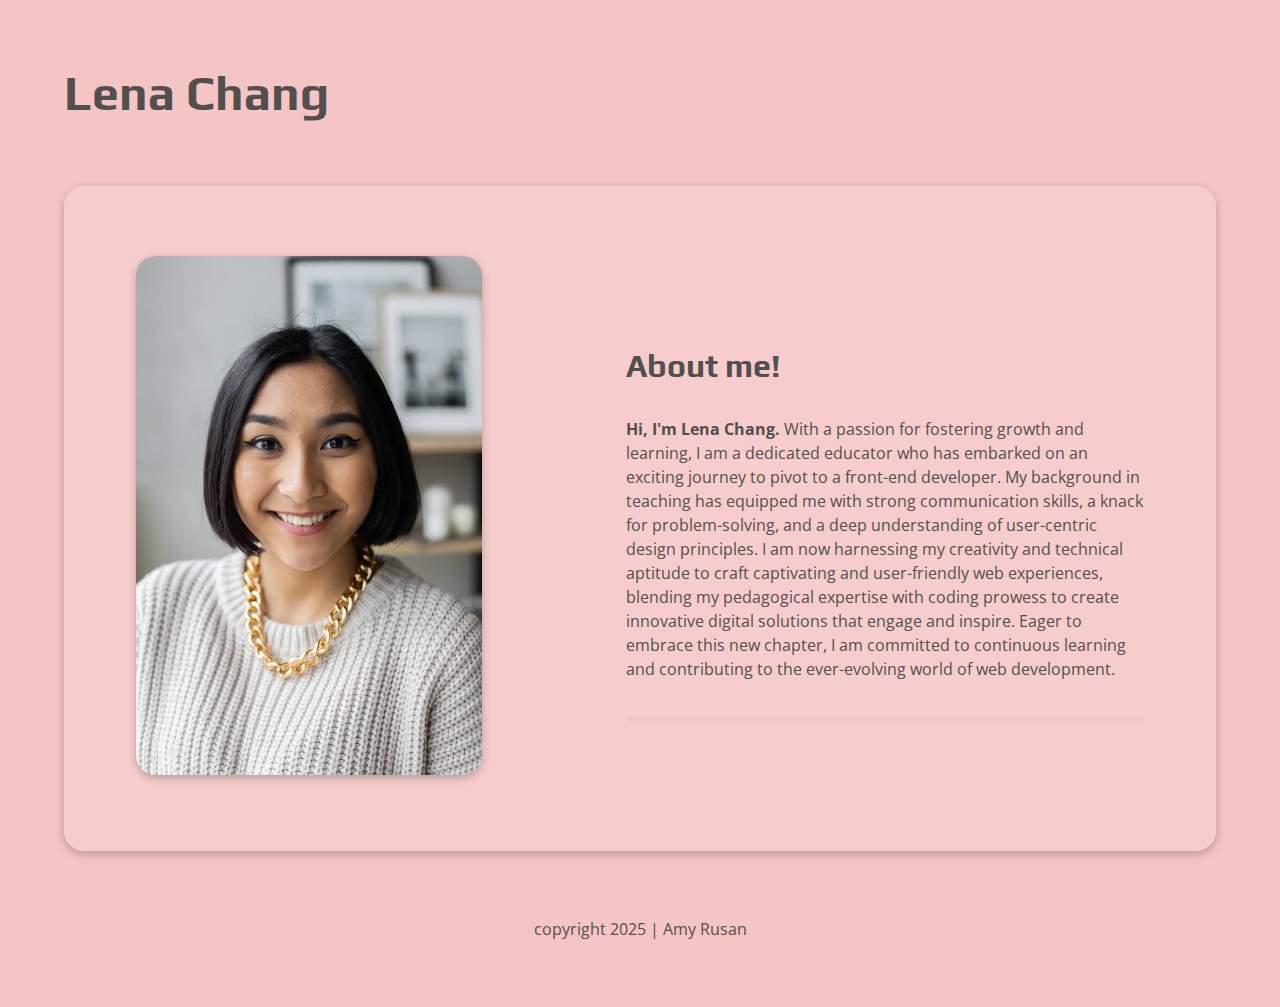
<file: 206-L06-S05/index.html>
<!DOCTYPE html>
<html lang="en">

<head>
  <meta charset="UTF-8">
  <meta name="viewport" content="width=device-width, initial-scale=1.0">
  <title>Mini-site</title>
  <link rel="stylesheet" href="css/normalize.css">
  <link rel="stylesheet" href="css/main.css">
  <link rel="preconnect" href="https://fonts.googleapis.com">
  <link rel="preconnect" href="https://fonts.gstatic.com" crossorigin>
  <link href="https://fonts.googleapis.com/css2?family=Open+Sans:wght@400;700&family=Play:wght@400;700&display=swap"
    rel="stylesheet">
</head>

<body>
  <header>
    <div class="content-wrapper">
      <h1>Lena Chang</h1>
    </div>
  </header>
  <main>
    <article>
      <div class="content-wrapper">
        <div class="profile-image-container">
          <img src="img/pexels-monstera-production-5876695.jpg" alt="Lena Chang" class="profile-image">
        </div>
        <div class="profile-description">
          <h2>About me!</h2>
          <p><strong>Hi, I'm Lena Chang.</strong> With a passion for fostering growth and learning, I am a dedicated
            educator who has embarked on an exciting
            journey to pivot to a front-end developer. My background in teaching has equipped me with strong
            communication
            skills, a knack for problem-solving, and a deep understanding of user-centric design principles. I am now
            harnessing my creativity and technical aptitude to craft captivating and user-friendly web experiences,
            blending my pedagogical expertise with coding prowess to create innovative digital solutions that engage and
            inspire. Eager to embrace this new chapter, I am committed to continuous learning and contributing to the
            ever-evolving world of web development.</p>
        </div>
      </div>
    </article>
  </main>
  <footer>
    <div class="content-wrapper">
      <p class="copyright">copyright 2025 | Amy Rusan</p>
    </div>
  </footer>

</body>

</html>
</file>
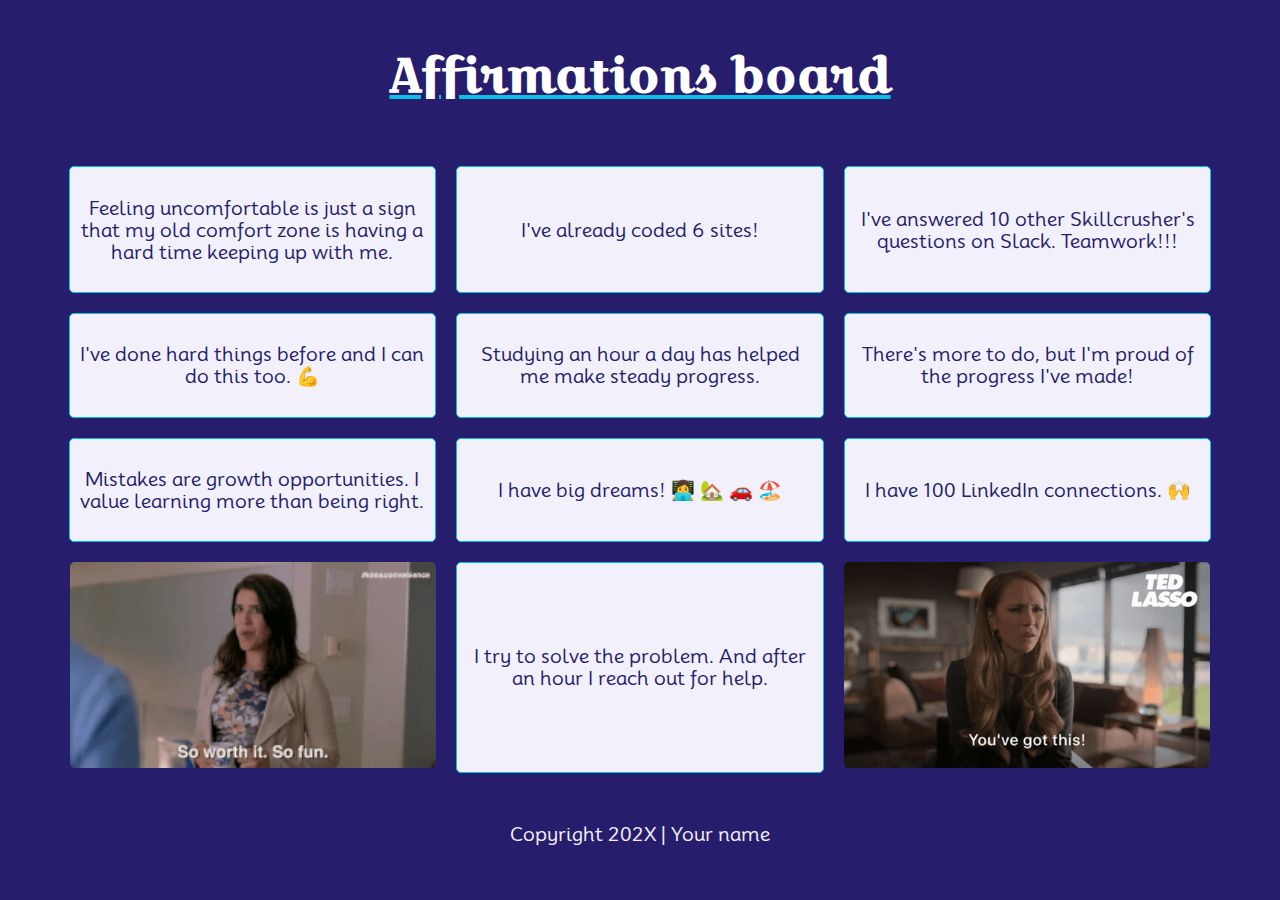
<file: 206-L07-S02/index.html>
<!DOCTYPE html>
<html lang="en">

<head>
  <meta charset="UTF-8">
  <meta name="viewport" content="width=device-width, initial-scale=1.0">
  <title>Affirmations board</title>
  <link rel="stylesheet" href="css/normalize.css">
  <link rel="stylesheet" href="css/main.css">
  <link rel="preconnect" href="https://fonts.googleapis.com">
  <link rel="preconnect" href="https://fonts.gstatic.com" crossorigin>
  <link href="https://fonts.googleapis.com/css2?family=Croissant+One&family=Mooli&display=swap" rel="stylesheet">
</head>

<body>
  <div class="center-wrapper">
    <header>
      <div class="content-wrapper">
        <h1 id="top">Affirmations board</h1>
      </div>
    </header>
    <main>
      <div class="content-wrapper">
        <div class="affirmation-block">
          <p class="affirmation">Feeling uncomfortable is just a sign that my old comfort zone is having a hard time
            keeping up with me.</p>
        </div>
        <div class="affirmation-block">
          <p>I've already coded 6 sites!</p>
        </div>
        <div class="affirmation-block">
          <p class="affirmation">I've answered 10 other Skillcrusher's questions on Slack. Teamwork!!!</p>
        </div>
        <div class="affirmation-block">
          <p class="affirmation">I've done hard things before and I can do this too. 💪</p>
        </div>
        <div class="affirmation-block">
          <p class="affirmation">Studying an hour a day has helped me make steady progress.</p>
        </div>
        <div class="affirmation-block">
          <p class="affirmation">There's more to do, but I'm proud of the progress I've made!</p>
        </div>
        <div class="affirmation-block">
          <p class="affirmation">Mistakes are growth opportunities. I value learning more than being right.</p>
        </div>
        <div class="affirmation-block">
          <p class="affirmation">I have big dreams! 👩‍💻 🏡 🚗 🏖️</p>
        </div>
        <div class="affirmation-block">
          <p class="affirmation">I have 100 LinkedIn connections. 🙌</p>
        </div>
        <div class="gif-block">
          <img src="img/so-fun.gif" alt="Shannon from Kim's Convenience saying 'So worth it. So fun.'">
        </div>
        <div class="affirmation-block">
          <p class="affirmation">I try to solve the problem. And after an hour I reach out for help.</p>
        </div>
        <div class="gif-block">
          <img src="img/youve-got-this-ted-lasso.gif" alt="Keely from Ted Lasso saying 'You've got this!'">
        </div>
      </div>
    </main>
    <footer>
      <div class="content-wrapper">
        <p class="copyright">Copyright 202X | Your name</p>
      </div>
    </footer>
  </div>
</body>

</html>
</file>
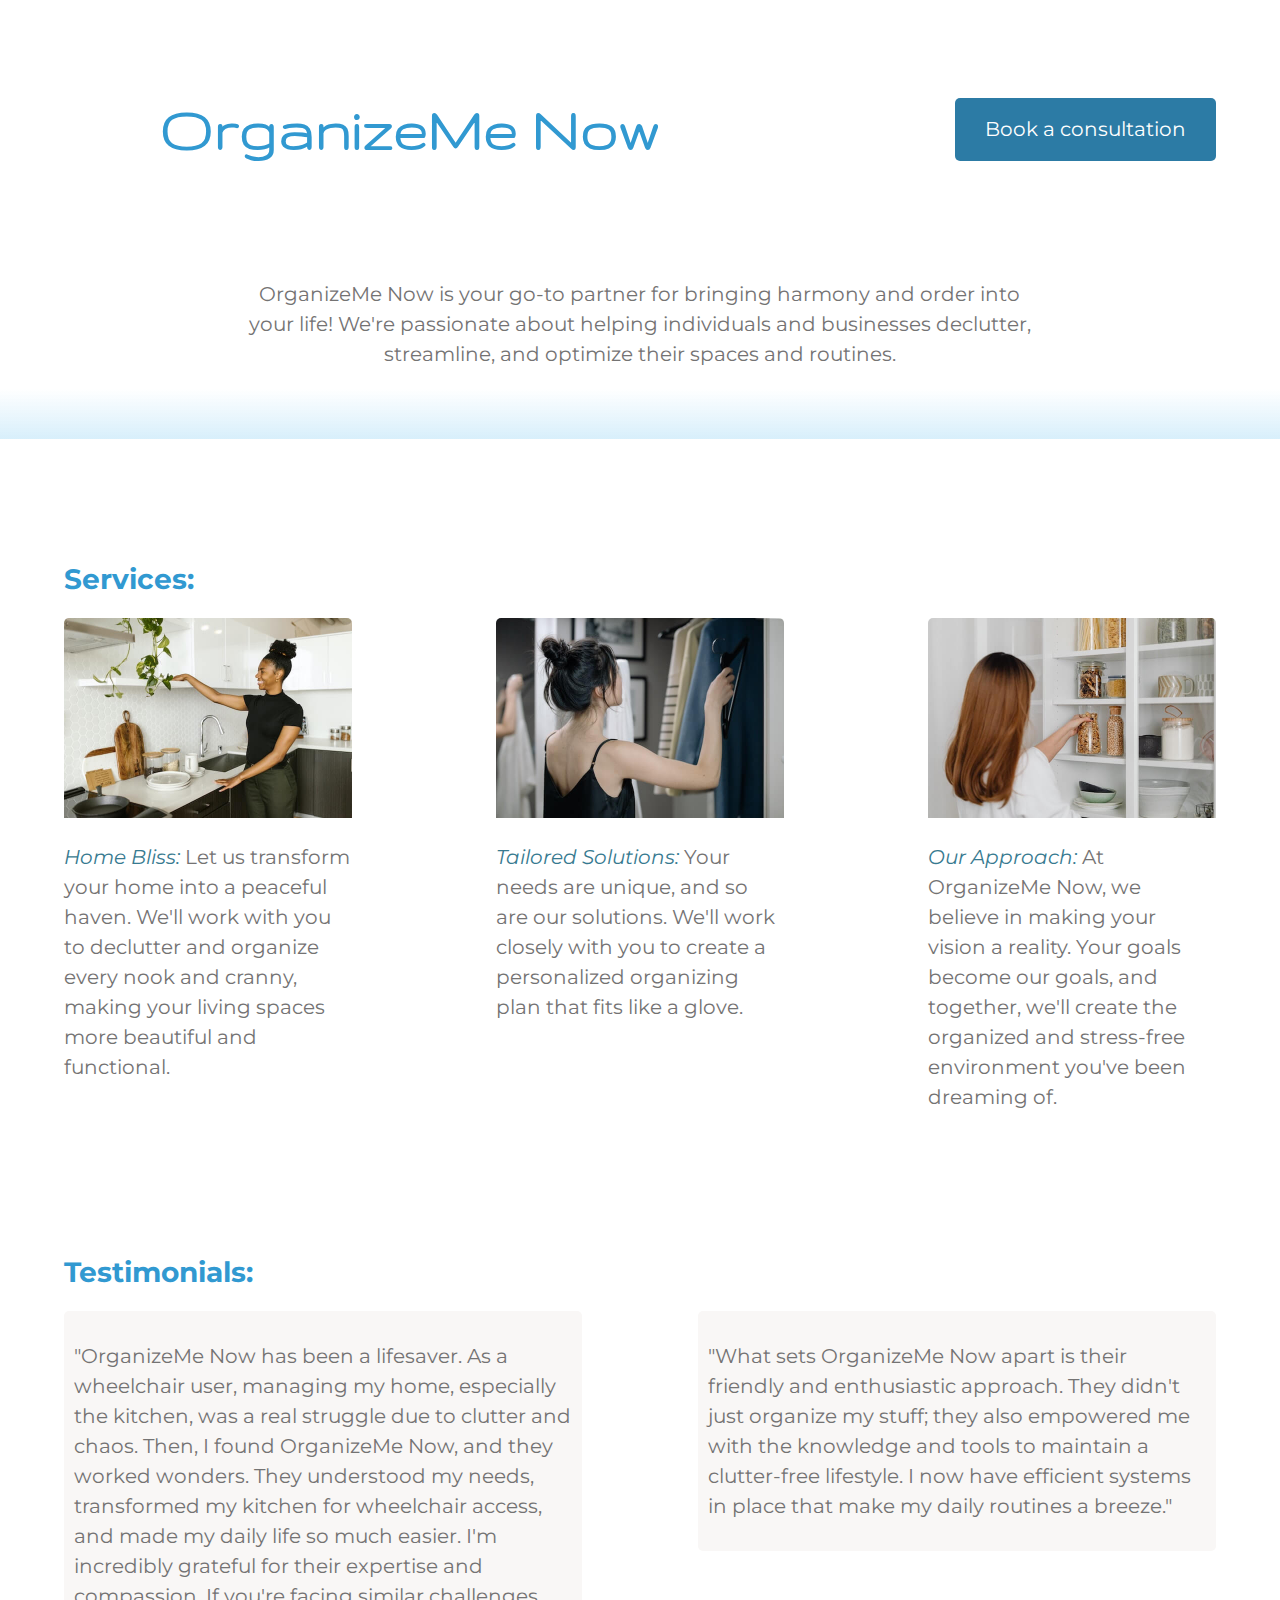
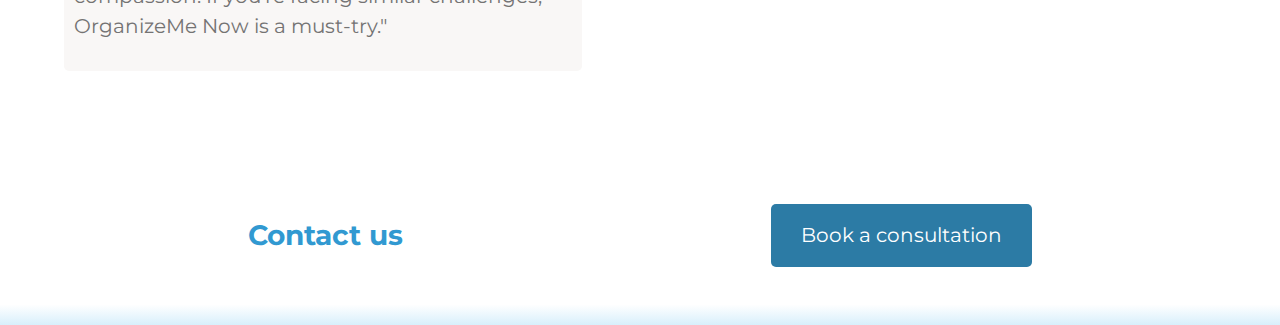
<file: 206-L07-S03/index.html>
<!DOCTYPE html>
<html lang="en">

<head>
  <meta charset="UTF-8">
  <meta name="viewport" content="width=device-width, initial-scale=1.0">
  <title>OrganizeMe Now</title>
  <link rel="stylesheet" href="css/normalize.css">
  <link rel="stylesheet" href="css/main.css">
  <link rel="preconnect" href="https://fonts.googleapis.com">
  <link rel="preconnect" href="https://fonts.gstatic.com" crossorigin>
  <link href="https://fonts.googleapis.com/css2?family=Gruppo&family=Montserrat:wght@400;700&display=swap"
    rel="stylesheet">
  <link rel="stylesheet" href="https://use.fontawesome.com/releases/v5.5.0/css/all.css"
    integrity="sha384-B4dIYHKNBt8Bc12p+WXckhzcICo0wtJAoU8YZTY5qE0Id1GSseTk6S+L3BlXeVIU" crossorigin="anonymous">
</head>

<body>
  <header class="gradient">
    <div class="content-wrapper">
      <div class="header-content-wrapper">
        <h1>OrganizeMe Now</h1>
        <a href="" class="booking-link">Book a consultation</a>
      </div>
      <section id="about">
        <div class="about-content-wrapper">
          <p class="about-info">OrganizeMe Now is your go-to partner for bringing harmony and order into your life!
            We're passionate
            about
            helping individuals and businesses declutter, streamline, and optimize their spaces and routines.</p>
        </div>
      </section>
    </div>
  </header>

  <main>
    <section>
      <div class="content-wrapper">
        <h2>Services:</h2>
        <div class="services-content-wrapper">
          <div class="services-description">
            <div class="services-image">
              <img src="img/pexels-rdne-stock-project-8580764.jpg" alt="Woman in white kitchen">
            </div>
            <p><span>Home Bliss: </span> Let us transform your home into a peaceful haven. We'll work with you to
              declutter and
              organize
              every nook and cranny, making your living spaces more beautiful and functional.</p>
          </div>
          <div class="services-description wrap-reverse">
            <div class="services-image">
              <img src="img/pexels-cottonbro-studio-6924346.jpg" alt="Woman organizing clothes in closet">
            </div>
            <p><span>Tailored Solutions: </span> Your needs are unique, and so are our solutions. We'll work closely
              with
              you to
              create
              a
              personalized organizing plan that fits like a glove.</p>
          </div>
          <div class="services-description">
            <div class="services-image">
              <img src="img/pexels-karolina-grabowska-6660254.jpg" alt="Woman placing objects on pantry shelf">
            </div>
            <p><span>Our Approach: </span>
              At OrganizeMe Now, we believe in making your vision a reality. Your goals become our goals, and together,
              we'll create the organized and stress-free environment you've been dreaming of.</p>
          </div>
        </div>
      </div>
    </section>
    <section>
      <div class="content-wrapper">
        <!-- Align the boxes with different sized content -->
        <h2>Testimonials:</h2>
        <div class="testimonial-content-wrapper">
          <div class="testimonial">
            <p>"OrganizeMe Now has been a lifesaver. As a wheelchair user, managing my home, especially the kitchen, was
              a
              real struggle due to clutter and chaos. Then, I found OrganizeMe Now, and they worked wonders. They
              understood my needs, transformed my kitchen for wheelchair access, and made my daily life so much easier.
              I'm incredibly grateful for their expertise and compassion. If you're facing similar challenges,
              OrganizeMe
              Now is a must-try."</p>
          </div>
          <div class="testimonial">
            <p>"What sets OrganizeMe Now apart is their friendly and enthusiastic approach. They didn't just organize my
              stuff; they also empowered me with the knowledge and tools to maintain a clutter-free lifestyle. I now
              have
              efficient systems in place that make my daily routines a breeze."</p>
          </div>
        </div>
      </div>
    </section>

  </main>

  <footer class="gradient">
    <div class="content-wrapper footer-content-wrapper">
      <div class="contact-wrapper">
        <h2>Contact us</h2>
        <div class="icon-wrapper">
          <i class="fab fa-instagram"></i>
          <i class="fab fa-linkedin-in"></i>
          <i class="fab fa-pinterest"></i>
        </div>
      </div>
      <a href="" class="booking-link">Book a consultation</a>
    </div>
  </footer>

</body>

</html>
</file>
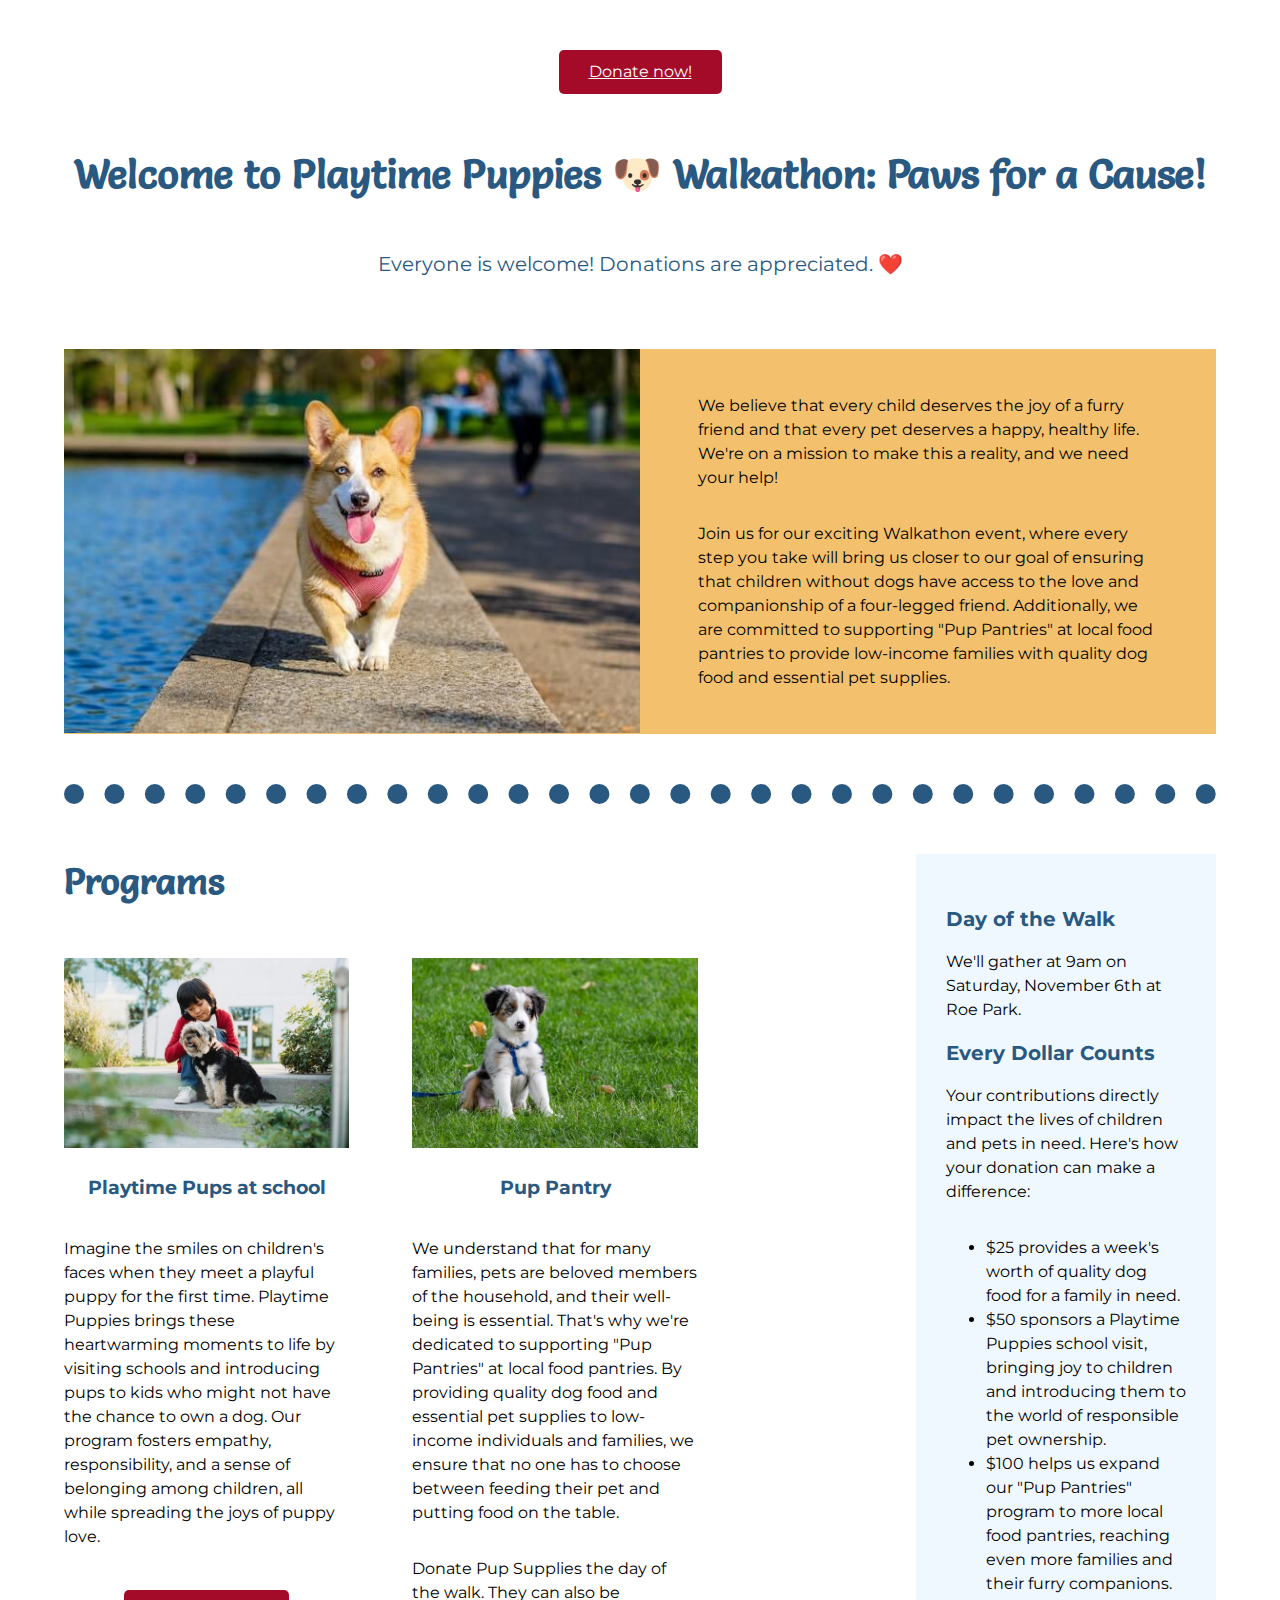
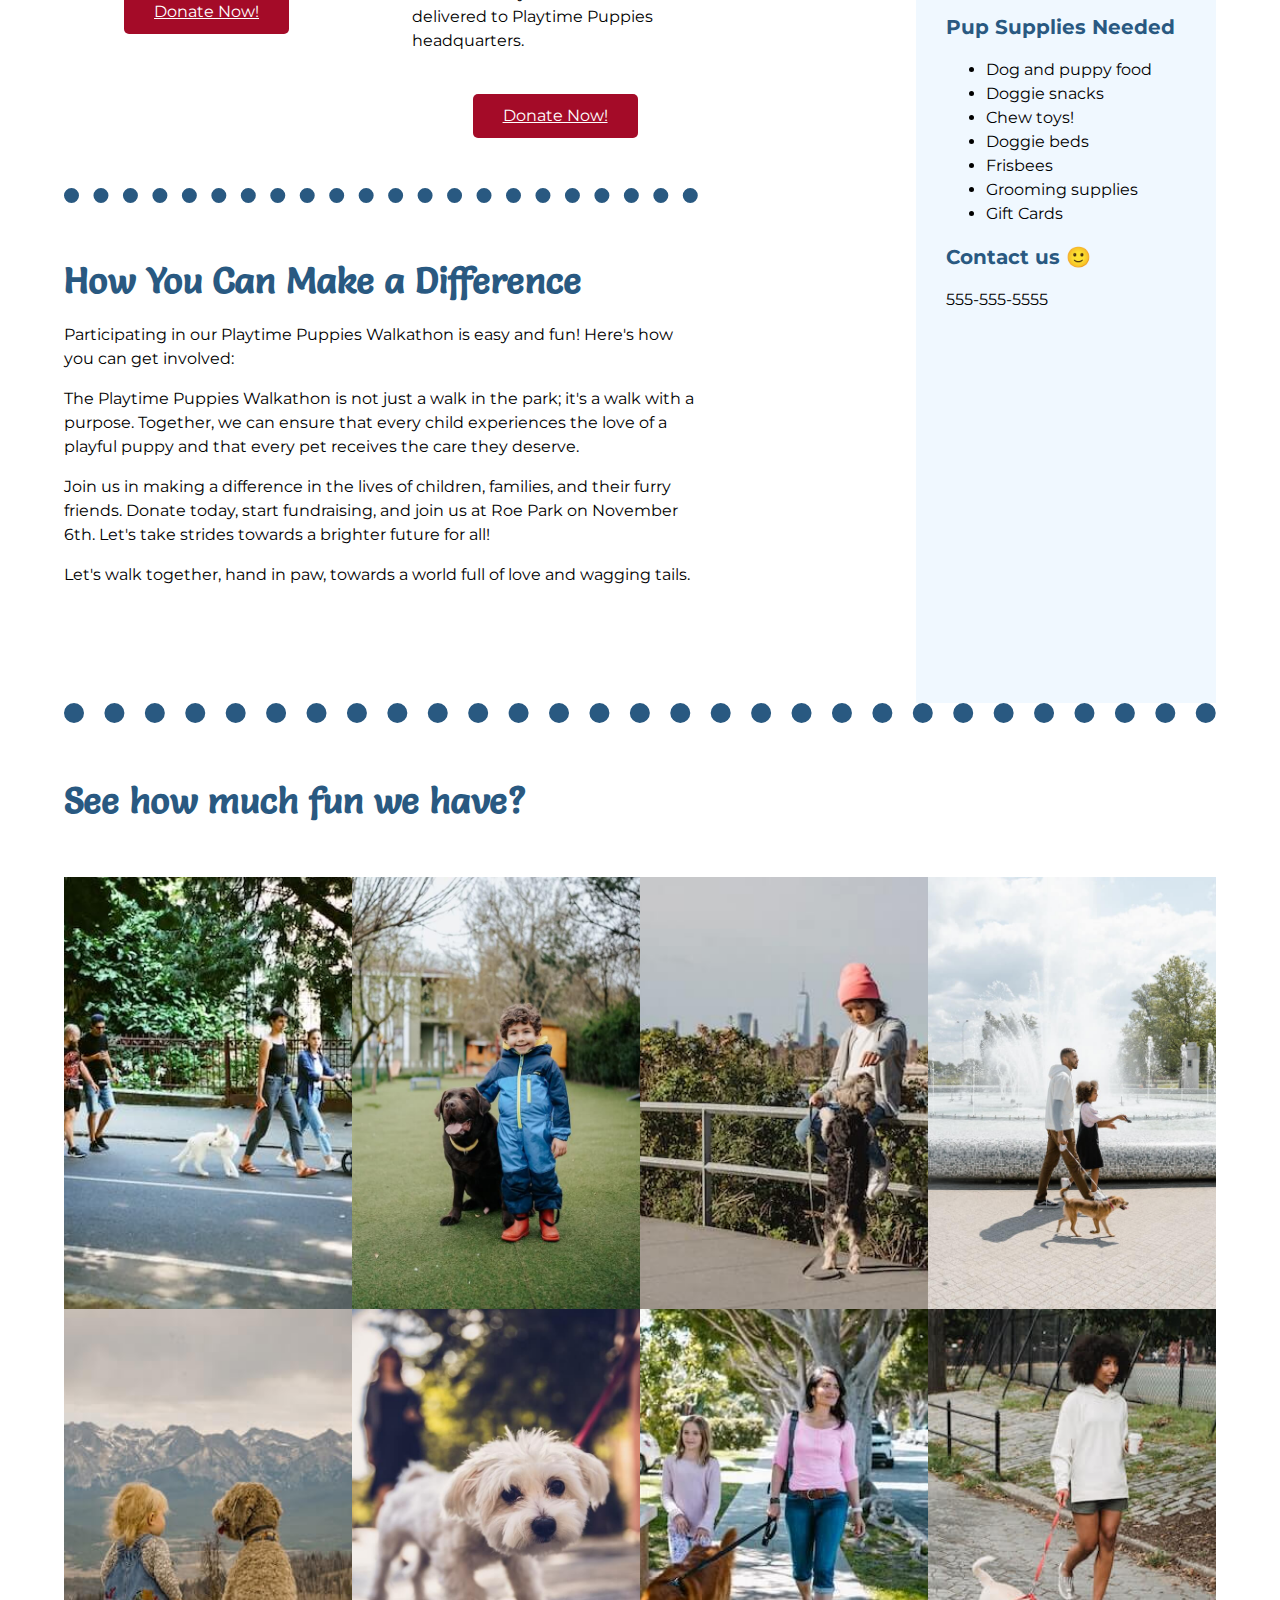
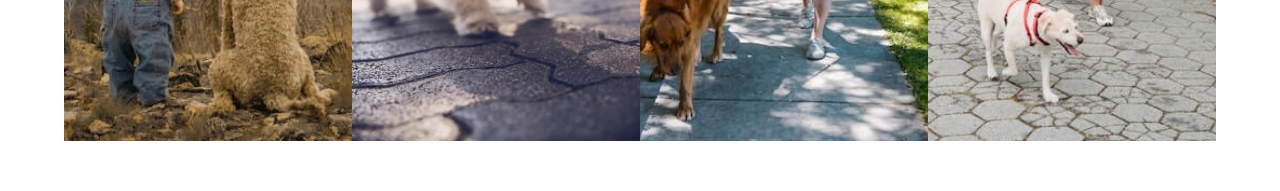
<file: 206-L08-S03-and-S04/index.html>
<!DOCTYPE html>
<html lang="en">

<head>
  <meta charset="UTF-8">
  <meta name="viewport" content="width=device-width, initial-scale=1.0">
  <title>Playtime Puppies 🐶</title>
  <link rel="stylesheet" href="css/normalize.css">
  <link rel="stylesheet" href="css/main.css">
  <link rel="preconnect" href="https://fonts.googleapis.com">
  <link rel="preconnect" href="https://fonts.gstatic.com" crossorigin>
  <link href="https://fonts.googleapis.com/css2?family=Montserrat:wght@400;700&family=Salsa&display=swap"
    rel="stylesheet">
  <link rel="stylesheet" href="https://use.fontawesome.com/releases/v5.5.0/css/all.css"
    integrity="sha384-B4dIYHKNBt8Bc12p+WXckhzcICo0wtJAoU8YZTY5qE0Id1GSseTk6S+L3BlXeVIU" crossorigin="anonymous">
</head>

<body>
  <header>
    <div class="content-wrapper">
      <a href="" class="donate-link">Donate now!</a>
      <h1>Welcome to Playtime Puppies 🐶 Walkathon: Paws for a Cause!</h1>
      <p class="header-paragraph">Everyone is welcome! Donations are appreciated. ❤️</p>
      <div class="about">
        <div class="about-image">
          <img src="img/pexels-muhannad-alatawi-58997.jpg" alt="corgi running by a pool">
        </div>
        <div class="about-text">
          <p>We believe that every child deserves the joy of a furry friend and that every pet deserves a happy, healthy
            life. We're on a mission to make this a reality, and we need your help!</p>
          <p>Join us for our exciting Walkathon event, where every step you take will bring us closer to our goal of
            ensuring that children without dogs have access to the love and companionship of a four-legged friend.
            Additionally, we are committed to supporting "Pup Pantries" at local food pantries to provide low-income
            families with quality dog food and essential pet supplies.</p>
        </div>
      </div>
    </div>
  </header>

  <main>
    <div class="content-wrapper">
      <div class="main-content-wrapper">
        <section class="our-programs">
          <h2>Programs</h2>
          <div class="program">
            <div class="program-image">
              <img src="img/pexels-sam-lion-5733127.jpg" alt="child petting their dog while sitting on steps">
            </div>
            <h3>Playtime Pups at school</h3>
            <p>Imagine the smiles on children's faces when they meet a playful puppy for the first time. Playtime
              Puppies brings these heartwarming moments to life by visiting schools and introducing pups to kids who
              might not have the chance to own a dog. Our program fosters empathy, responsibility, and a sense of
              belonging among children, all while spreading the joys of puppy love.</p>
            <a class="donate-link" href="">Donate Now!</a>
          </div>
          <div class="program">
            <div class="program-image">
              <img src="img/pexels-brett-sayles-1322182.jpg" alt="adorable puppy in the grass">
            </div>
            <h3>Pup Pantry</h3>
            <p>We understand that for many families, pets are beloved members of the household, and their well-being is
              essential. That's why we're dedicated to supporting "Pup Pantries" at local food pantries. By providing
              quality dog food and essential pet supplies to low-income individuals and families, we ensure that no one
              has to choose between feeding their pet and putting food on the table.</p>
            <p>Donate Pup Supplies the day of the walk. They can also be delivered to Playtime Puppies headquarters.</p>
            <a class="donate-link" href="">Donate Now!</a>
          </div>
        </section>
        <section class="fundraising">
          <h2>How You Can Make a Difference</h2>
          <p>Participating in our Playtime Puppies Walkathon is easy and fun! Here's how you can get involved:</p>
          <p>The Playtime Puppies Walkathon is not just a walk in the park; it's a walk with a purpose. Together, we can
            ensure that every child experiences the love of a playful puppy and that every pet receives the care they
            deserve.</p>
          <p>Join us in making a difference in the lives of children, families, and their furry friends. Donate today,
            start fundraising, and join us at Roe Park on November 6th. Let's take strides towards a brighter future for
            all!</p>
          <p>Let's walk together, hand in paw, towards a world full of love and wagging tails.</p>
        </section>
      </div>
      <aside>
        <div class="aside-content-wrapper">
          <h2>Day of the Walk</h2>
          <p>We'll gather at 9am on Saturday, November 6th at Roe Park.</p>
          <h2>Every Dollar Counts</h2>
          <p>Your contributions directly impact the lives of children and pets in need. Here's how your donation can
            make
            a difference:</p>
          <ul>
            <li>$25 provides a week's worth of quality dog food for a family in need.</li>
            <li>$50 sponsors a Playtime Puppies school visit, bringing joy to children and introducing them to the world
              of responsible pet ownership.</li>
            <li>$100 helps us expand our "Pup Pantries" program to more local food pantries, reaching even more families
              and their furry companions.</li>
          </ul>
          <h2>Pup Supplies Needed</h2>
          <ul>
            <li>Dog and puppy food</li>
            <li>Doggie snacks</li>
            <li>Chew toys!</li>
            <li>Doggie beds</li>
            <li>Frisbees</li>
            <li>Grooming supplies</li>
            <li>Gift Cards</li>
          </ul>
          <h2>Contact us 🙂</h2>
          <p>555-555-5555</p>
          <div class="social-media">
            <i class="fab fa-instagram"></i>
            <i class="fab fa-linkedin-in"></i>
            <i class="fab fa-pinterest"></i>
          </div>
        </div>
      </aside>
    </div>
  </main>
  <footer>
    <div class="content-wrapper">
      <h2>See how much fun we have?</h2>
      <div class="footer-content-wrapper">
        <img src="img/olena-bohovyk-__oq70K5F8c-unsplash.jpg" alt="family walking their dog">
        <img src="img/pexels-ahmed-16194157.jpg" alt="child petting a large brown dog">
        <img src="img/pexels-sam-lion-5733162.jpg" alt="child sitting on railing giving their dog a treat">
        <img src="img/pexels-mart-production-8434755.jpg" alt="parent and child walking their dog by a fountain">
        <img src="img/pexels-jenny-uhling-17807527.jpg" alt="toddler with their dog looking out over the landscape">
        <img src="img/pexels-raša-st-2476343.jpg" alt="small, cute puppy">
        <img src="img/pexels-rdne-stock-project-7516816.jpg" alt="parent and child walking their dog down the sidewalk">
        <img src="img/pexels-samson-katt-5255581.jpg" alt="person walking their dog through the park">
      </div>

    </div>
  </footer>

</body>

</html>
</file>
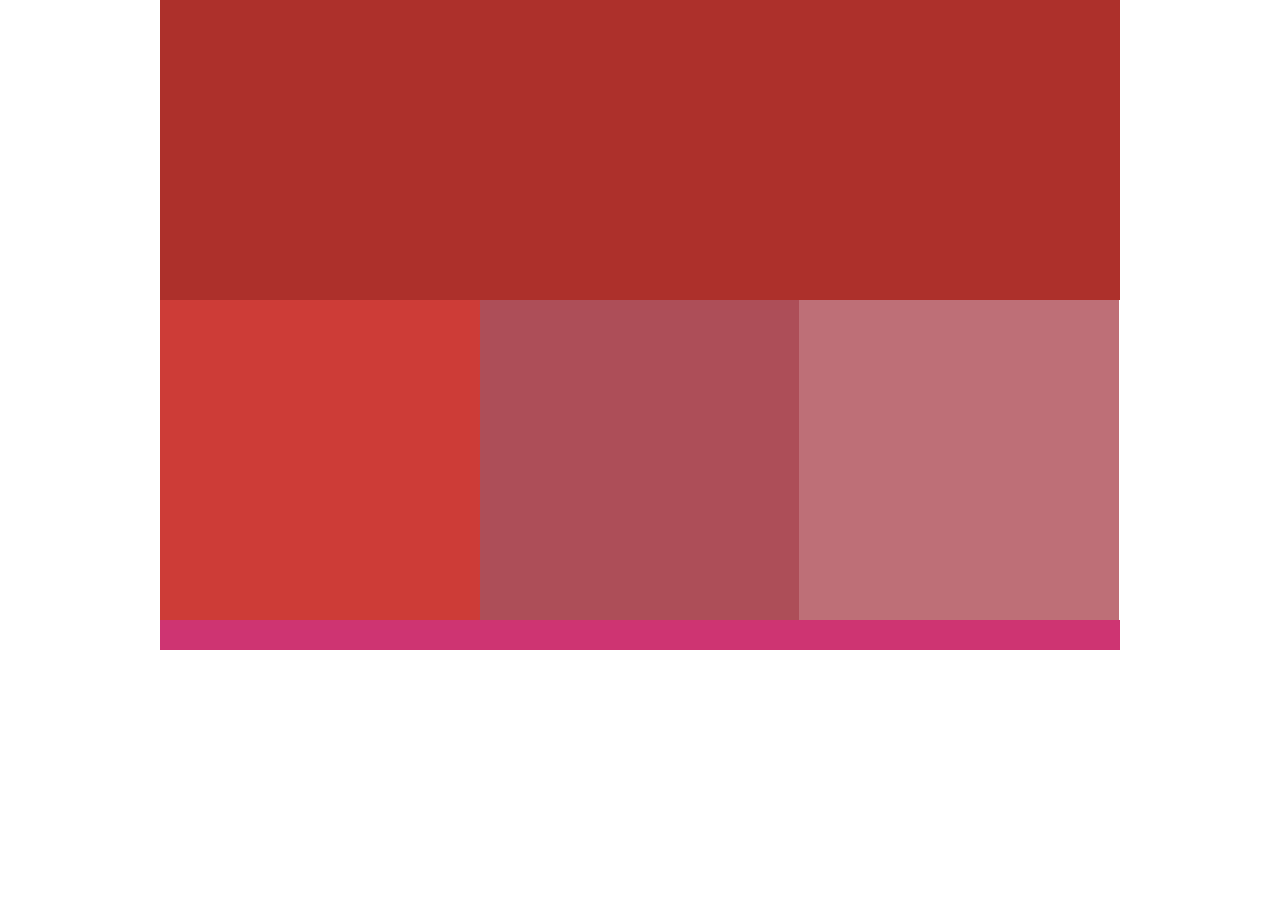
<file: colors-starter/index.html>
<!doctype html>
<html>
  <head>
    <meta charset="UTF-8">
    <meta name="viewport" content="width=device-width, initial-scale=1">
    <title>Skillcrush Testing</title>
    <link rel="stylesheet" type="text/css" href="css/main.css" />
  </head>

  <body>
    <div id="wrapper">
      <header>

      </header>
      <div id="column-1" class="col-3"></div>
      <div id="column-2" class="col-3"></div>
      <div id="column-3" class="col-3"></div>


      <div class="clear"></div>
      <footer>

      </footer>

    </div><!-- wrapper -->
  </body>
</html>
</file>
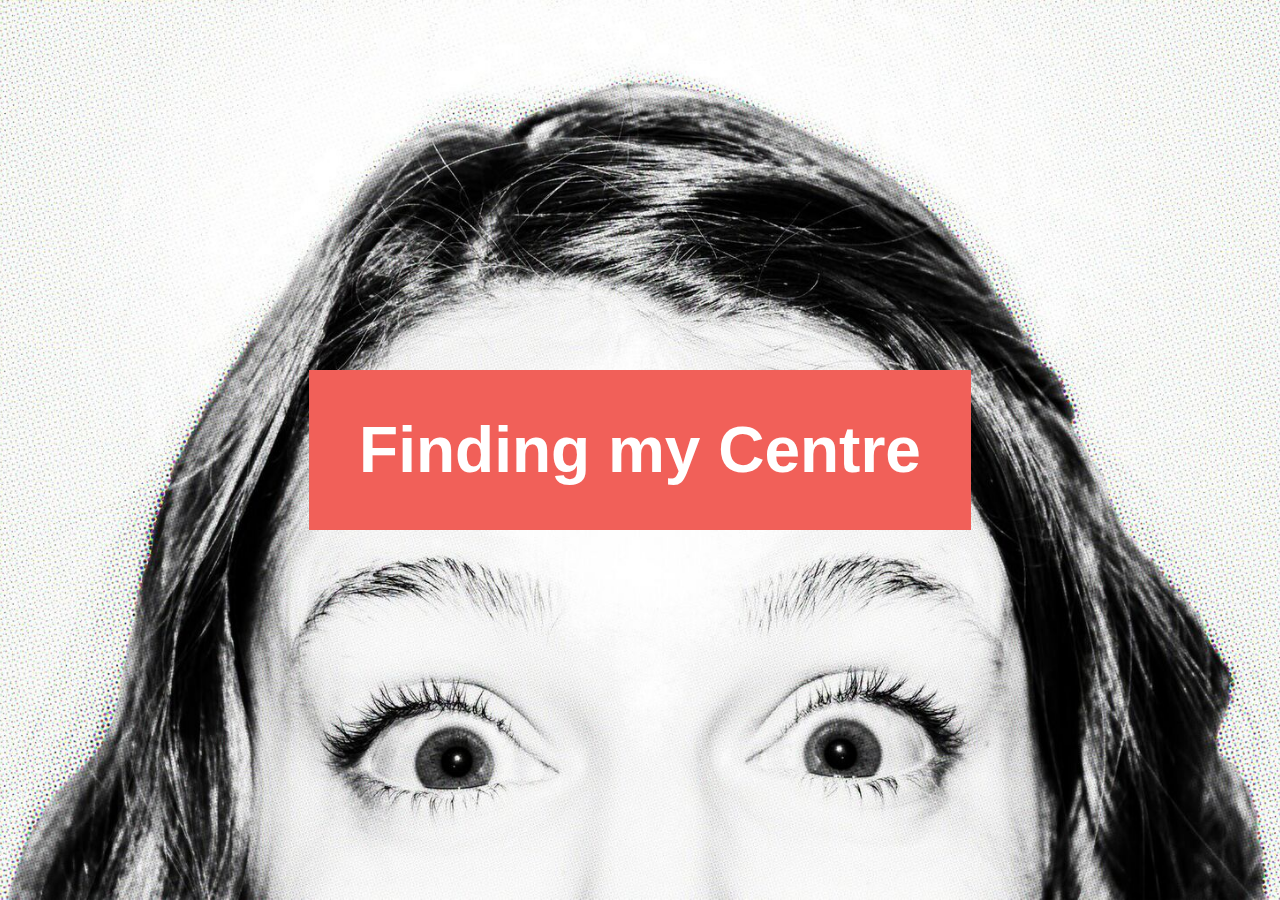
<file: flexbox-centering/index.html>
<!DOCTYPE html>
<html lang="en">

<head>
  <meta charset="UTF-8">
  <title>Flexbox Example</title>
  <meta name="viewport" content="width=device-width, initial-scale=1.0">  
  <link rel="stylesheet" href="css/style.css">
</head>

<body>
  <div class="centered">
      <h1>Finding my Centre</h1>
  </div>


</body>

</html>
</file>
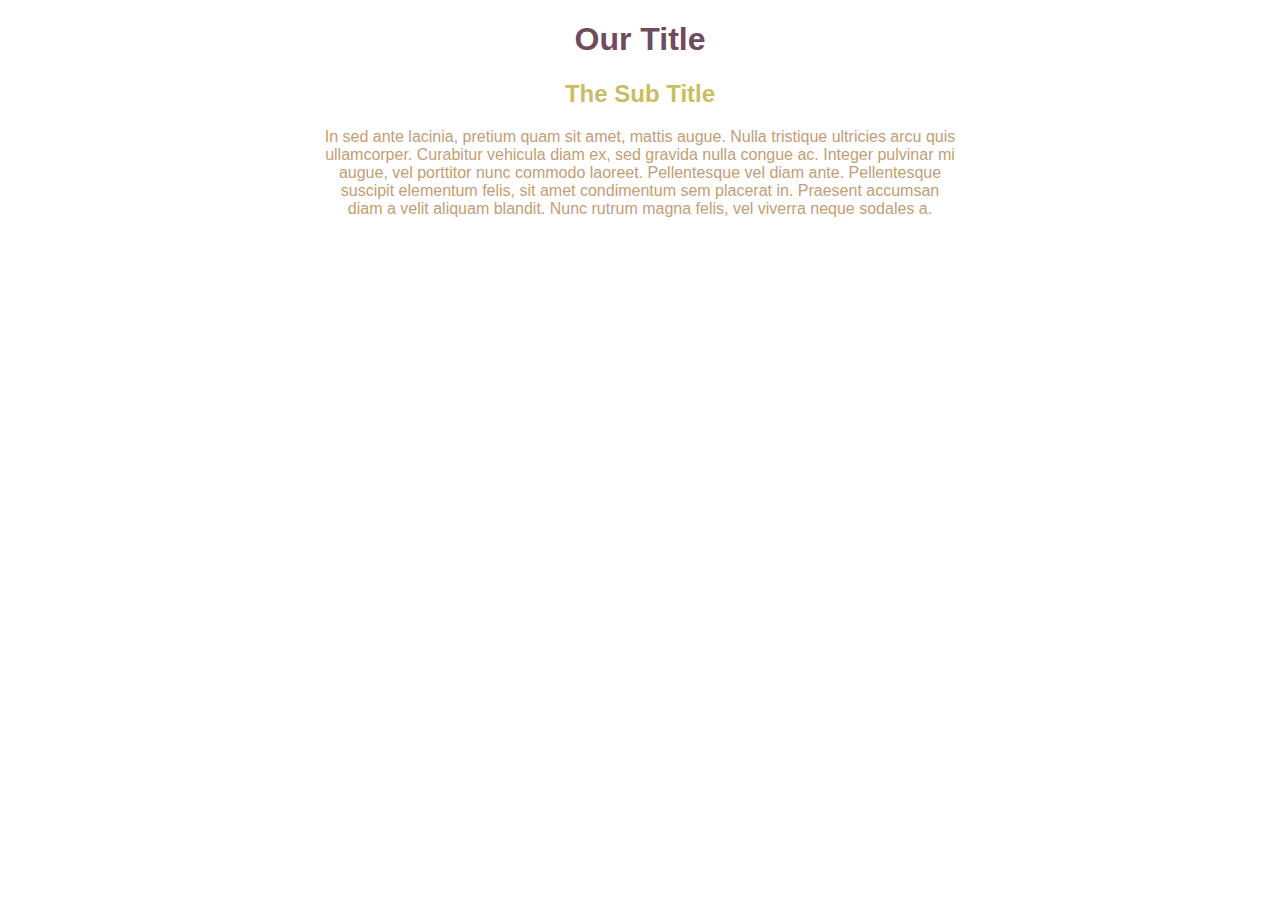
<file: font-colors/index.html>
<!doctype html>
<html lang="en">
  <head>
    <meta charset="UTF-8">
    <meta name="viewport" content="width=device-width, initial-scale=1">
    <title>Changing font colors</title>
    <link rel="stylesheet" type="text/css" href="css/main.css" />
  </head>

<body>

<section>
    <h1>Our Title</h1>
    <h2>The Sub Title</h2>
    <p>In sed ante lacinia, pretium quam sit amet, mattis augue. Nulla tristique ultricies arcu quis ullamcorper. Curabitur vehicula diam ex, sed gravida nulla congue ac. Integer pulvinar mi augue, vel porttitor nunc commodo laoreet. Pellentesque vel diam ante. Pellentesque suscipit elementum felis, sit amet condimentum sem placerat in. Praesent accumsan diam a velit aliquam blandit. Nunc rutrum magna felis, vel viverra neque sodales a.</p>
</section>

</body>

</html>
</file>
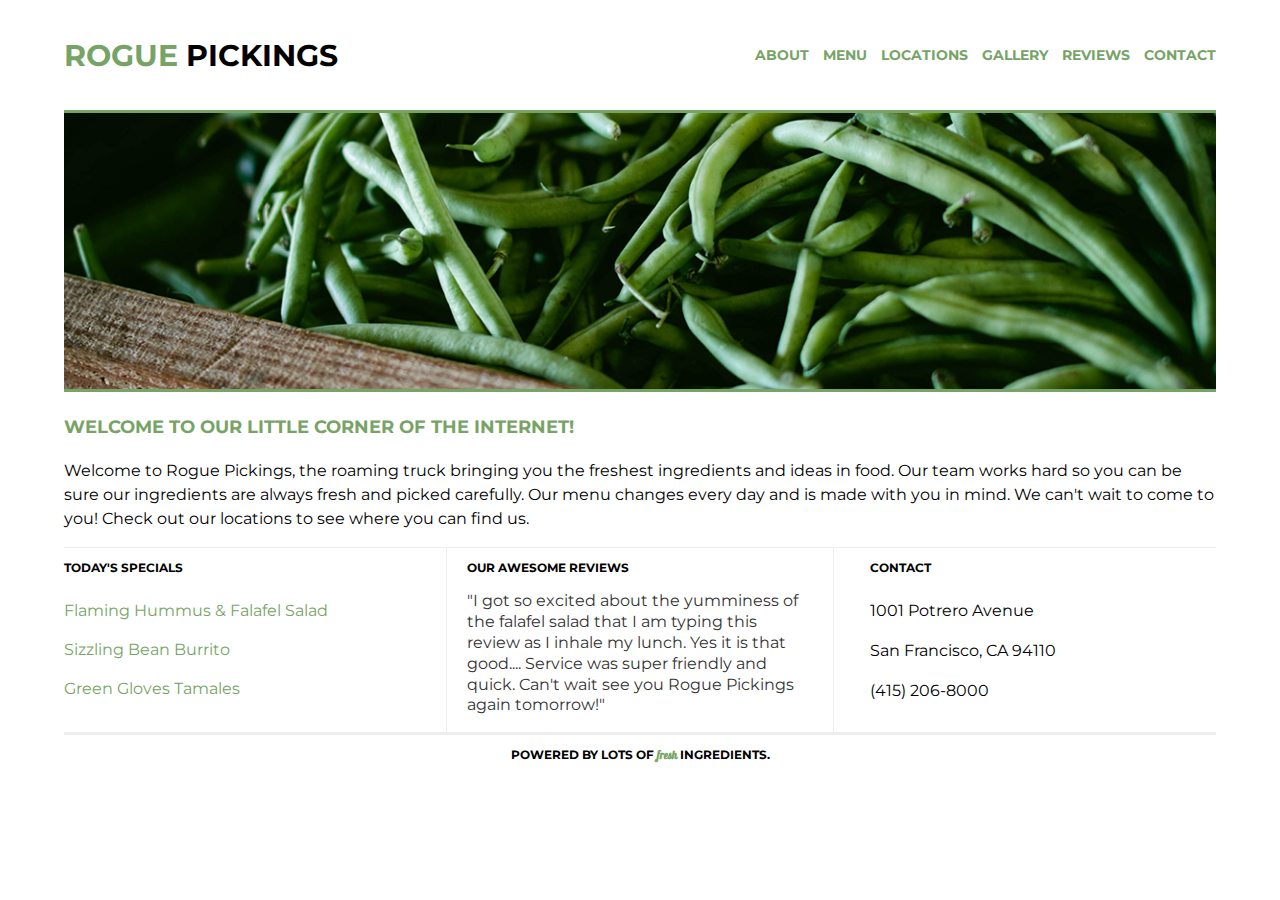
<file: rogue_pickings/index.html>
<!doctype html>
<html lang="en">

<head>
    <meta charset="utf-8">
    <meta http-equiv="x-ua-compatible" content="ie=edge">
    <title>Rogue Pickings | Brush Up Those Skills!</title>
    <meta name="viewport" content="width=device-width, initial-scale=1, shrink-to-fit=no">
    <link rel="stylesheet" href="css/normalize.css">
    <link rel="stylesheet" href="css/main.css">
    <link href="https://fonts.googleapis.com/css?family=Montserrat:400,700" rel="stylesheet">
    <link href="https://fonts.googleapis.com/css2?family=Galada&display=swap" rel="stylesheet">
</head>

<body>
    <div class="container">
        <header>
            <h1><span>rogue</span> pickings</h1>
            <nav>
                <ul>
                    <li>
                        <a href="">About</a>
                    </li>
                    <li>
                        <a href="">Menu</a>
                    </li>
                    <li>
                        <a href="">Locations</a>
                    </li>
                    <li>
                        <a href="">Gallery</a>
                    </li>
                    <li>
                        <a href="">Reviews</a>
                    </li>
                    <li>
                        <a href="">Contact</a>
                    </li>
                </ul>
            </nav>
        </header>
        <section class="top-section">
            <div class="main-image"><img src="img/download.jpg" alt="green beans" /></div>
            <div class="main-title">
                <h2>Welcome to our little corner of the internet!</h2>
                <p>Welcome to Rogue Pickings, the roaming truck bringing you the freshest ingredients and ideas in food.
                    Our team works hard so you can be sure our ingredients are always fresh and picked carefully. Our
                    menu changes every day and is made with you in mind. We can't wait to come to you! Check out our
                    locations to see where you can find us.</p>
            </div>
        </section>
        <section class="bottom-section">
            <div class="section-one">
                <h3>Today's Specials</h3>
                <ul class="menu">
                    <li>Flaming Hummus &amp; Falafel Salad</li>
                    <li>Sizzling Bean Burrito</li>
                    <li>Green Gloves Tamales</li>
                </ul>
            </div>
            <div class="section-two">
                <h3>Our Awesome Reviews</h3>
                <p class="reviews">"I got so excited about the yumminess of the falafel salad that I am typing this
                    review as I inhale my lunch. Yes it is that good.... Service was super friendly and quick. Can't
                    wait see you Rogue Pickings again tomorrow!"</p>
            </div>
            <div class="section-three">
                <h3>Contact</h3>
                <p class="address">1001 Potrero Avenue<br>
                    San Francisco, CA 94110<br>
                    (415) 206-8000 </p>
            </div>
        </section>
        <footer>
            <h3>Powered by lots of <span>fresh</span> ingredients.</h3>
        </footer>
    </div>
</body>

</html>
</file>
<file: 206-L06-S05/css/main.css>
/* Global styles */
body {
  color: #524f4f;
  font-family: 'Open Sans', sans-serif;
  line-height: 1.5;
}

header,
article,
footer {
  background: #F5C4C4;
  /* Add Flexbox properties to create parent flex containers and to center the content-wrapper */
  display: flex;
  justify-content: center;
}

.content-wrapper {
  width: 90%;
  max-width: 1200px;
}

/* Header styles */
header {
  padding: 25px 0 25px 0;
}

header .content-wrapper {
  /* Add Flexbox properties to make the "content-wrapper" a parent flex container and to center the h1 on a mobile site */
  display: flex;
  justify-content: center;
}

h1 {
  font-family: 'Play', sans-serif;
  /* Font-size can be adjusted for mobile so that your name fits on a single row. */
  font-size: 3rem;
}

h2 {
  font-family: 'Play', sans-serif;
  font-size: 2rem;
}

/* Main styles */

article .content-wrapper {
  /* Add Flexbox properties to center the elements and cause them to wrap so that the image is above the text. */
  display: flex;
  flex-wrap: wrap;
  justify-content: center;
  background: rgba(252, 240, 240, 0.2);
  padding: 70px 0;
  border-radius: 20px;
  box-shadow: rgba(0, 0, 0, 0.24) 0px 3px 8px;
}

.profile-image-container {
  width: 60%;
  padding-bottom: 20px;
}

.profile-image {
  width: 100%;
  border-radius: 20px;
  /* https://getcssscan.com/css-box-shadow-examples */
  box-shadow: rgba(0, 0, 0, 0.24) 0px 3px 8px;
}

.profile-description {
  width: 80%;
  padding-bottom: 20px;
  border-bottom: 5px solid #F5C4C4;
}

/* Footer styles */
footer {
  padding: 50px 0 50px 0;
}

footer .content-wrapper {
  /* Add Flexbox properties to make the "content-wrapper" a parent flex container and to center the copyright */
  display: flex;
  justify-content: center;
}

@media (min-width: 768px) {

  header .content-wrapper {
    /* Add Flexbox properties to move the h1 to the left at the start of the content-wrapper */
  
    justify-content: flex-start;
  }

  article .content-wrapper {
    /* Add Flexbox properties so that the extra space in the content-wrapper is around the child items and align them at their centers */
      /* Add Flexbox properties so that the extra space in the content-wrapper is around the child items and align them at their centers */
    justify-content: space-around;
    align-items: center;
  }

  .profile-image-container {
    width: 30%;
    padding-bottom: 0;
  }

  .profile-description {
    width: 45%;
  }

}
</file>
<file: 206-L07-S02/css/main.css>
body {
  text-align: center;
  background: #261e6d;
  font-family: 'Mooli', sans-serif;
}

h1 {
  font-size: 3rem;
  color: white;
  font-family: 'Croissant One', cursive;
  text-decoration: underline;
  text-decoration-color: #07c0e6;
}

p,
ul li {
  color: #261e6d;
  font-size: 1.2rem;
  width: 100%;
}

ul {
  list-style: none;
  padding-left: 0;
}

header,
main,
footer {
  /* Add a Flexbox property to make the content-wrapper a flex parent container. */
  display: flex;
  /* Add a Flexbox property to center the contents of each section. */
  justify-content: center;
  width: 100%;
}

.content-wrapper {
  width: 90%;
  max-width: 1200px;
  /* Add a Flexbox property to make the content-wrapper a flex parent container. */
  display: flex;
  /* Add a Flexbox property to allow the flex child items to wrap. */
  flex-wrap: wrap;
  /* Add a Flexbox property to center the contents of each section. */
  justify-content: center;
}

main .content-wrapper {
  /* Add the gap property with a value of 20px to create space between the rows and columns. */
  gap: 20px;
}

.affirmation-block {
  border-radius: 5px;
  width: 100%;
  background: #f2f1fb;
  /* Add a Flexbox property to make every block with text a flex parent container. */
   display: flex;
  /* Add a Flexbox property to align the text in each block at its center. */
  align-items: center;
  padding: 10px;
  border: 1px solid #07c0e6;
}

.gif-block {
  width: 100%;
}

img {
  width: 100%;
  border-radius: 5px;
}

.copyright {
  color: #f2f1fb;
  padding-bottom: 20px;
}

@media (min-width: 768px) {

  html,
  body {
    height: 100%;
  }

  .center-wrapper {
    /* Add a Flexbox property to make the content-wrapper a flex parent container. */
    display: flex;
    /* Add a Flexbox property to allow the flex child items to wrap. */
    flex-wrap: wrap;
    /* Add the Flexbox property align-content with a value of space-around to space the content vertically. */
    align-content: space-around;
    height: 100%;
    width: 100%;
  }

  .affirmation-block {
    width: 45%;
  }

  .gif-block {
    width: 48%;
  }

}

@media (min-width: 1200px) {

  .affirmation-block {
    width: 30%;
  }

  .gif-block {
    width: 31.8%;
  }
}
</file>
<file: 206-L07-S03/css/main.css>
*,
*::before,
*::after {
  box-sizing: border-box;
}

html,
body {
  height: 100%;
}

body {
  color: #747373;
  font-family: 'Montserrat', sans-serif;
  background: white;
}

h1 {
  color: #3199d1;
  font-family: 'Gruppo', sans-serif;
  font-size: 2.5rem;
  padding-bottom: 32px;
  width: 100%;
  text-align: center;
}

h2 {
  color: #3199d1;
  font-size: 1.75rem;
}

p {
  font-size: 1.25rem;
  line-height: 1.5;
}

header {
  margin-bottom: 50px;
}

.gradient {
  /* Learn more about creating a linear gradient: https://developer.mozilla.org/en-US/docs/Web/CSS/gradient/linear-gradient */
  background: linear-gradient(180deg, #377a9000 88.54%, #63bff040 100%), #FFF;
}

header,
section,
footer {
  /* Add a Flexbox property to make the content-wrapper a flex parent container. */
  display: flex;
  /* Add a Flexbox property to center the contents of each section. */
  justify-content: center;
}

.content-wrapper {
  width: 90%;
  max-width: 1200px;
  /* Add a Flexbox property to make the content-wrapper a flex parent container. */
  display: flex;
  /* Add the Flexbox property flex-flow: row wrap; to allow the flex child items to wrap. */
  flex-flow: row wrap;
  margin: 50px 0;
}

.header-content-wrapper {
  /* Add a Flexbox property to make the header-content-wrapper a flex parent container. */
  display: flex;
  /* Add a Flexbox property to center the contents of the header. */
  justify-content: center;
  /* Add a Flexbox property to align the contents at their center. */
  align-items: center;
  /* Add the Flexbox property flex-flow: row wrap; to allow the flex child items to wrap. */
  flex-flow: row wrap;
  width: 100%;
  padding-bottom: 50px;
}

.booking-link {
  text-decoration: none;
  background: #2C7BA5;
  padding: 20px 30px;
  border-radius: 5px;
  color: white;
  font-size: 1.25rem;
}

.about-content-wrapper {
  /* Add a Flexbox property to make the about-content-wrapper a flex parent container. */
  display: flex;
  /* Add a Flexbox property to center the paragraph in the header. */
  justify-content: center;
}

.about-info {
  width: 100%;
}

.services-content-wrapper {
  /* Add a Flexbox property to make the services-content-wrapper a flex parent container. */
  display: flex;
  /* Add a justify-content property and value so that any extra space in the parent container is between the child flex items as the layout changes and more than one card is on a row.  */
  justify-content: space-between;
  /* Add the Flexbox property flex-flow: row wrap; to allow the flex child items to wrap. */
  flex-flow: row wrap;
}

.services-description {
  width: 100%;
  /* Add a Flexbox property to make the services-content-wrapper a flex parent container. */
  display: flex;
  /* Add flex-direction: column; so that the services card's child flex items are laid out in a column. */
  flex-direction: column;
  margin-bottom: 50px;
}

.services-image img {
  /* Adding object-fit: cover; allow the image to fill the space. */
  object-fit: cover;
  width: 100%;
  height: 200px;
  border-radius: 5px 5px 0 0;
}

.services-description span {
  font-style: italic;
  color: #377a90;
}

.testimonial-content-wrapper {
  /* Add a Flexbox property to make the testimonial-content-wrapper a flex parent container. */
  display: flex;
  /* Add a justify-content property and value so that any extra space if the parent container is between the child flex items.  */
  justify-content: space-between;
  /* Add the Flexbox property flex-flow: row wrap; to allow the flex child items to wrap. */
  flex-flow: row wrap;
  /* Add align-items: flex-start; so that the background adjusts to the height of the testimonial. */
  align-items: flex-start;
}

.testimonial {
  width: 100%;
  padding: 10px;
  background: #f9f7f6;
  margin-bottom: 25px;
  border-radius: 5px;
}

.footer-content-wrapper {
  /* Add a Flexbox property to make the testimonial-content-wrapper a flex parent container. */
  display: flex;
  /* Add a justify-content property and value so that any extra space if the parent container is around the child flex items.  */
  justify-content: space-around;
  /* Add a Flexbox property to align the contents at their center. */
  align-items: center;
}

.contact-wrapper {
  margin-bottom: 50px;
}

.icon-wrapper {
  /* Add a Flexbox property to make the icon-wrapper a flex parent container. */
  display: flex;
  /* Add a Flexbox property to center the icons in their parent container. */
  justify-content: center;
  /* Add gap: 20px; to create space between the icons. */
  gap: 20px;
}

.contact-wrapper i {
  font-size: 2rem;
  color: #3db3f2;
}

@media (min-width: 768px) {
  h1 {
    font-size: 4rem;
  }

  .services-description {
    width: 100%;
    /* Add flex-direction: row; so that the services cards layout changes to a row orientation. */
    flex-direction: row;
    /* Add a justify-content property and value so that any extra space if the parent container is between the child flex items.  */
    justify-content: space-between;
  }

  .wrap-reverse {
    /* Add flex-direction: row-reverse; to change the direction of the second service */
    flex-direction: row-reverse;
  }

  .services-image {
    width: 35%;
  }

  .services-image img {
    object-fit: cover;
    width: 100%;
    height: 200px;
    border-radius: 5px 5px 5px 5px;
  }

  .services-description p {
    width: 60%;
  }

  .about-info {
    width: 70%;
  }

  .contact-wrapper {
    margin-bottom: 0;
  }

}

@media (min-width: 1200px) {
  .header-content-wrapper {
    /* Add a justify-content property and value so that any extra space if the parent container is between the h1 and "Book a Consultation link.  */
    justify-content: space-between;
  }

  h1 {
    width: 60%;
    padding-bottom: 0;
  }

  .about-info {
    text-align: center;
  }

  .services-description {
    width: 25%;
    /* Add flex-direction: column; so that the services card's child flex items are laid out in a column again. */
    flex-direction: column;
    /* Add justify-content: flex-start; so the text is aligned at the top. */
    justify-content: flex-start;
    margin-bottom: 0;
  }

  .services-image {
    width: 100%;
  }

  .services-image img {
    object-fit: cover;
    width: 100%;
    height: 200px;
    border-radius: 5px 5px 0 0;
  }

  .services-description p {
    width: 100%;
  }

  .testimonial {
    width: 30%;
    width: 45%;
  }
}
</file>
<file: 206-L08-S03-and-S04/css/main.css>
/* Global Styles */
body {
  font-family: 'Montserrat', sans-serif;
  line-height: 1.5;
}

.content-wrapper {
  width: 90%;
  max-width: 1200px;
}


header,
main,
footer {
  display: flex;
  justify-content: center;
}

/* Global Text Styles */
h1 {
  font-size: 1.25rem;
  color: #295981;
  font-family: 'Salsa', cursive;
  padding: 50px 0 25px 0;
  margin: 0;
}

h2 {
  width: 100%;
  margin: 0;
  font-size: 1.25rem;
  color: #295981;
}

h3 {
  color: #295981;
}

/* Header Section */
header .content-wrapper {
  display: flex;
  align-items: center;
  justify-content: center;
  flex-flow: column wrap;
  border-bottom: 20px dotted #295981;
  padding: 50px 0;
}

header .donate-link {
  background: #a40b28;
  padding: 10px 30px;
  color: white;
  /* add align-self; flex-end; to overwrite align-items: center; from the parent container */
  border-radius: 5px;
}

.header-paragraph {
  padding-bottom: 50px;
  color: #295981;
  font-size: 1.25rem;
}

.about {
  display: flex;
  flex-flow: row wrap;
  background-color: #f3c06d;
}

.about-text {
  width: 100%;
  display: flex;
  justify-content: center;
  flex-flow: row wrap;
}

.about-text h2,
.about-text p {
  width: 80%;
}

.about-image {
  width: 100%;
}

.about-image img {
  width: 100%;
  margin-bottom: -6px;
}

/* End Header Section */

/* Main Section */

main .content-wrapper {
  display: flex;
  justify-content: center;
  flex-flow: row wrap;
  padding: 50px 0;
}

.main-content-wrapper {
  max-width: 800px;
}

.main-content-wrapper h2 {
  font-family: 'Salsa', cursive;
  font-size: 2.25rem;
}

.our-programs {
  display: flex;
  justify-content: center;
  flex-flow: row wrap;
  border-bottom: 15px dotted #295981;
}

.program {
  display: flex;
  flex-direction: column;
  align-items: center;
  width: 80%;
  width: 100%;
  padding: 50px 0;
}

.program-image {
  width: 100%;
}

.program-image img {
  width: 100%;
  object-fit: cover;
}

.program .donate-link {
  background: #a40b28;
  padding: 10px 30px;
  color: white;
  border-radius: 5px;
  margin-top: 25px;
}

.fundraising {
  padding: 50px 0;
}

aside {
  display: flex;
  justify-content: center;
  background-color: #f0f8ff;
  padding: 50px 0;
}

.aside-content-wrapper {
  display: flex;
  flex-flow: row wrap;
  align-content: flex-start;
  width: 80%;
}

.aside-content-wrapper .social-media {
  display: flex;
  list-style: none;
  gap: 20px;
  padding-left: 0;
  width: 100%;
  padding-bottom: 16px;
  font-size: 1.25rem;
}

/* End Main Section */

/* Footer Section */
footer .content-wrapper {
  padding: 50px 0;
  display: flex;
  flex-flow: row wrap;
  border-top: 20px dotted #295981;
}

footer h2 {
  font-family: 'Salsa', cursive;
  font-size: 2.25rem;
  padding-bottom: 50px;
}

.footer-content-wrapper {
  display: flex;
  flex-flow: row wrap;
}

footer img {
  width: 100%;
  object-fit: cover;
}

/* End Footer Section */

@media (min-width: 768px) {

  h1 {
    font-size: 3rem;
  }

  main .content-wrapper {
    justify-content: space-between;
    padding-bottom: 0;
    column-gap: 20px;
  }

  .main-content-wrapper {
    /* Add flex-grow: 1; so that the main-content-wrapper fills up any extra space in the parent container. */
    width: 55%;
  }

  aside {
    width: 300px;
    /* Add flex: 0 0 300px; so that the sidebar doesn't shrink below the optimum width of 300px. */
    /* Add align-self: flex-start; to overwrite the default align-items' value of stretch. */
  }

  footer img {
    width: 25%;
  }

}

@media (min-width: 1024px) {
  .about {
    display: flex;
    align-items: center;
  }

  .about-text {
    width: 50%;
    /* Change the placement of the text by adding order: 1; */
  }

  .about-image {
    width: 50%;
    /* Change the placement of the image by adding order: 2; */
  }

}

@media (min-width: 1200px) {
  h1 {
    font-size: 2.5rem;
  }

  .main-content-wrapper {
    padding-bottom: 50px;
  }

  .our-programs {
    justify-content: space-between;
  }

  .program {
    width: 45%;
  }

  .program p {
    /* Add flex-grow: 1; so that the extra space within the card is below the paragraph instead of below the link. */
  }
}
</file>
<file: colors-starter/css/main.css>
@charset "UTF-8";
/* CSS Document */

html, body {
  margin: 0px;
}

.clear {
  clear: both;
}

#wrapper {
  width: 100%;
  max-width: 960px;
  margin: auto;
}


/*---------- HEADER ----------*/

header {
  height: 300px;
  width: 100%;
  background: #e3e3e3;
}


/*---------- CONTENT AREA ----------*/

.col-3 {
  width: 100%;
  height: 320px;
  float: left;
}

#column-1 {
  background: #AD23AD;
}

#column-2 {
  background: #AD2368;
}

#column-3 {
  background: #6823AD;
}


/*---------- FOOTER ----------*/

footer {
  width: 100%;
  height: 30px;
  background: #e3e3e3;
}


/*---------- TABLET ----------*/
/* Change the background colors below */

@media (min-width: 768px) {
  header {
    background-color: #347FAD;
  }

  #column-1 {
    background-color: #3442AD;
  }

  #column-2 {
    background-color: #34AD9F;
  }

  #column-3 {
    background-color: #4CADA4;
  }

  footer {
    background-color: #4C87AD;
  }

  .col-3 {
    width: 50%;
  }
  
}


/*---------- Desktops ----------*/
@media (min-width: 1200px) {
  header {
    background-color: #AD302B;
  }

  #column-1 {
    background-color: #CD3C37;
  }

  #column-2 {
    background-color: #AD4E58;
  }

  #column-3 {
    background-color: #BE6F77;
  }

  footer {
    background-color: #CE3472;
  }

  .col-3{
      width:  33.3%;
  }
   
}
</file>
<file: flexbox-centering/css/style.css>
html, body {
  height: 100%;
  margin: 0;
  font-size: 16px;
}

body {
    display: flex;
    justify-content: center;
    align-items: center;
    align-content: center;
    background: url('../img/wow.png') bottom center no-repeat;
    background-size: cover;
    font-size: 1em;
}

.centered { 
  padding: 0 3.125em;
  font-family:'Montserrat', sans-serif; 
  background: #f16059; 
}
 
h1 {
  font-size: 2em; 
  color: #fff; 
  text-align: center;
}

@media screen and (min-width: 786px) {
  h1 {
    font-size: 3em;
  }
}
 
@media screen and (min-width: 1200px) {
  h1 {
    font-size: 4em;
  }
}
</file>
<file: font-colors/css/main.css>
body, html {
  text-align: center;
  font-family: Gotham, Helvetica, Arial, sans-serif;
  font-size: 1em;
}

section {
  width: 50%;
  margin: auto;
}

h1 {
  font-size: 2em;
  color: #7b7d70;
}

h2 {
  font-size: 1.5em;
  color: #4eafb8;
}

  p {
    color: #ff8641;
  }

/* --- Media ----*/


@media (min-width: 768px) {
  h1 {
    color: #02cbd2;
  }

  h2 {
    color: #fcc02a;
  }

  p {
    color: #7b8f8e;
  }
}

@media (min-width: 1200px) {
  h1 {
    color: #6e4b61
  }

  h2 {
    color: #cabd61;
  }

  p {
    color: #c19e74;
  }
}
</file>
<file: rogue_pickings/css/main.css>
html{
	font-size: 1em;
}

body {
	font-size: 1em;
	font-family: 'Montserrat', Helvetica, Arial, sans-serif;
	display: flex;
	justify-content: center;
	align-items: center;
	flex-flow: row wrap; 
}

.container{
	max-width: 1200px;
	width: 90%;
	/*margin: 0 auto;*/
	display: flex;
	justify-content: center;
	align-items: center;
	flex-flow: row wrap; 
}

h1,
h2,
h3 {
	color: black;
	text-transform: uppercase;
	font-weight: 700;
}
h1 {
	font-size: 1.875em;
}
h2 {
	font-size: 1.125em;
}
h3 {
	font-size: 0.75em;
}

p {
	font-size: 0.875em;
	line-height: 1.313em
    /*padding: 0 30px;*/
}

/*The widths are in a percentage!*/
header {
	/*height: 110px;*/
	border-bottom: 3px solid #77a466;
	/*margin: 0 auto;*/
	width:  100%;
	text-align: center;
	display: flex;
	justify-content: center;
	align-items: center;
	flex-flow: row wrap; 
}

header h1 {
	/*float: left;*/
	margin: 0;
	width:  100%;
	padding: 38px 0;
	border-bottom: 3px solid #77a466;
} 
header h1 span {
	color: #77a466;
}

header nav {
	/*float: right;*/
	padding: 20px 0;
	width: 100%;
}
header nav ul {
	/*margin: 0;*/
	padding: 0;

}
header nav ul li {
	text-transform: uppercase;
	font-weight: 700;
	font-size: 0.875em;
	padding: 10px 0;
	list-style: none;
}

header nav ul li a{
	text-decoration: none;
	color:#77a466;
}

/*The widths are in a percentage!*/
.top-section,
.bottom-section {
	display: flex;
	justify-content: center;
	align-items: center;
	flex-flow: row wrap; 
}

/*.main-image {
	height: auto;
	/*float: left;
} */
.main-image img {
	width: 100%;
	border-bottom: 3px solid #77a466;
}

/*.main-title {
	height: auto;
	/*float: left;
}*/
.main-title h2 {
	text-align: left;
	padding: 5px 0;
	color: #77a466;
}
.main-title p {
	padding: 0;
	font-size: 1em;
	line-height: 1.5em;
}

.section-one,
.section-two,
.section-three {
	width: 100%;
	/*height: auto;
	/*float: left;*/
	border-top: 1px solid #eee;
}

/*.section-one h3 {
	padding: 10px 0;
}

.section-two {
	border-left: 1px solid #eee;
	border-right: 1px solid #eee;
}

.section-two h3,
.section-three h3 {
	padding: 10px 30px;
}
*/
.menu {
	list-style: none;
	padding: 0;
}
.menu li {
	padding: 10px 0;
	color:#77a466;
}

.reviews {
	color: #333;
	font-size: 1em;
	line-height: 1.3em;
}

.address {
	font-size: 1em;
	line-height: 2.5em;
}

/*The widths are in a percentage!*/
footer {
	border-top: 3px solid #eee;
	/*margin: 0 auto;*/
	width: 100%;
  	display: flex;
 	justify-content: center;
 	align-items: center;
 	flex-flow: row wrap; 
}
footer span {
	font-family: 'Galada', cursive;
	text-transform: lowercase;
	color: #77a466;
	font-size: 0.875em;
}

/***** TABLET STYLE *****/

@media all and (min-width: 768px) {

	.bottom-section {
		justify-content: space-between;
		align-items: flex-start;
		border-top: 1px solid #eee;
	}

	.section-one,
	.section-two,
	.section-three {
		border-top: none;
		flex-basis: 30%;
	}

	.section-two {
		border-left: 1px solid #eee;
		border-right: 1px solid #eee;
		padding: 0 20px;
	}

}


/***** DESKTOP STYLE *****/

@media all and (min-width: 1200px){

	header {
		justify-content: space-between;
	}

	header h1 {
		width: 30%;
		padding: 0;
		text-align: left;
		border-bottom: none;
	}

	header nav {
		width: 40%;
	}

	header nav ul {
		display: flex;
		justify-content: space-between;
	}
</file>
